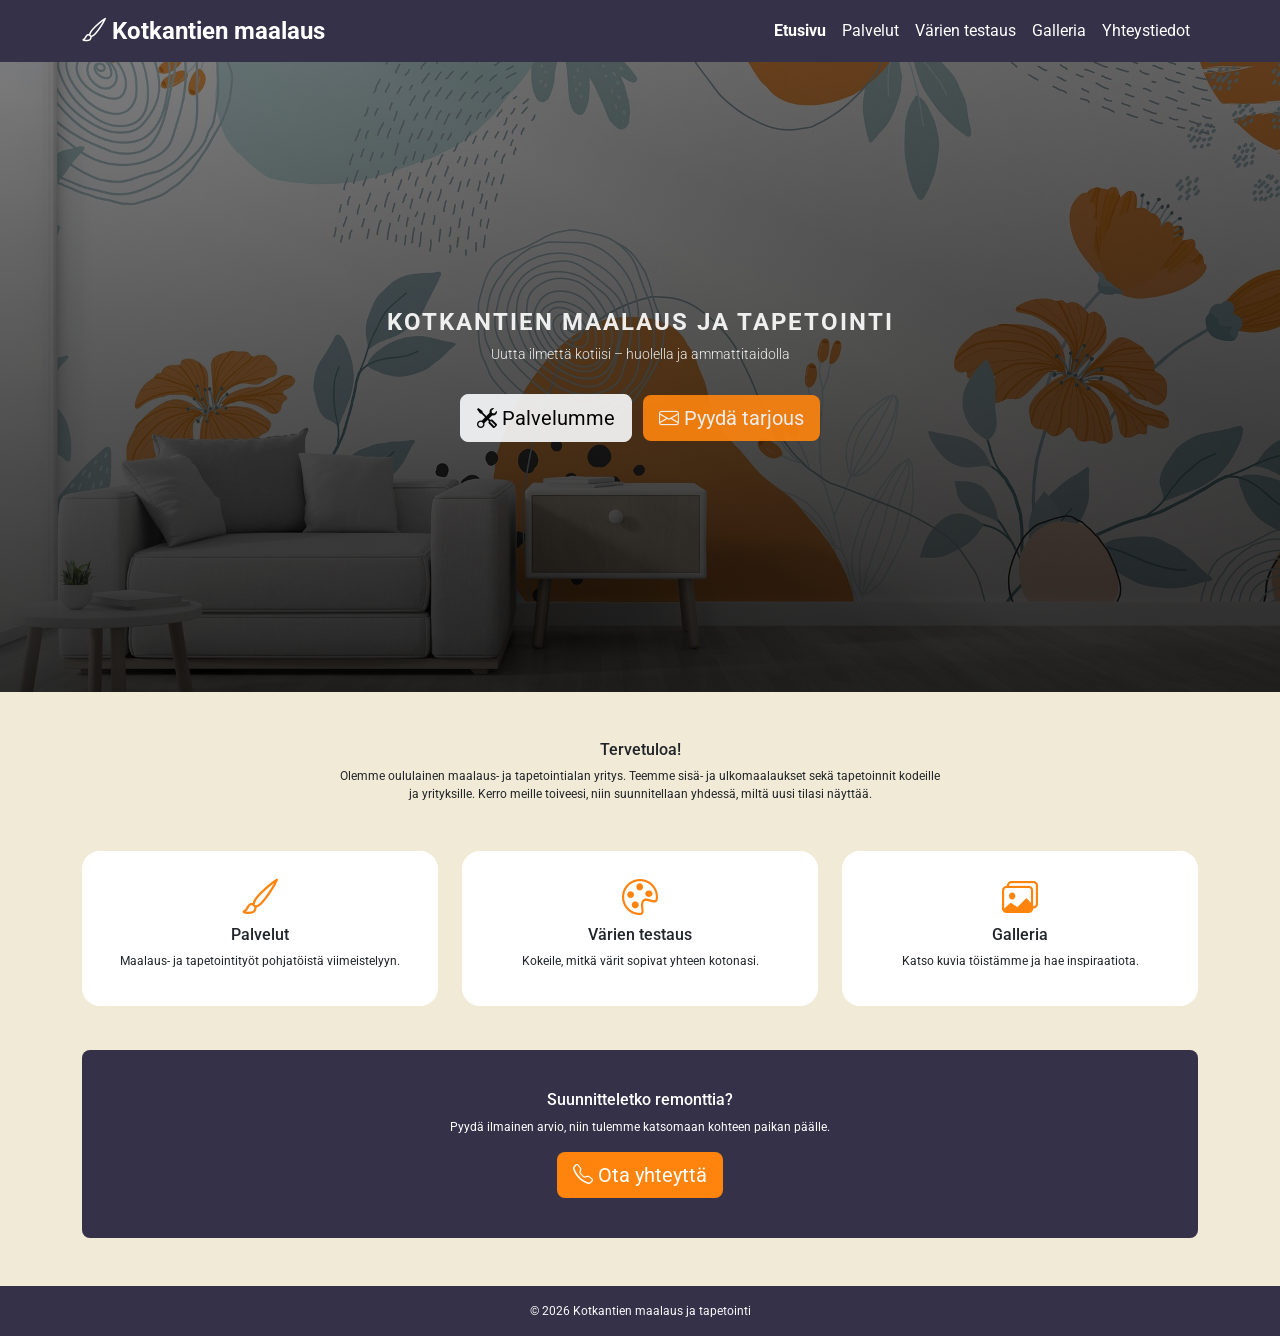
<file: index.html>
<!DOCTYPE html>
<html lang="fi">
<head>
    <meta charset="UTF-8">
    <meta name="viewport" content="width=device-width, initial-scale=1.0">
    <title>Kotkantien maalaus ja tapetointi</title>

    <!-- Bootstrap CSS -->
    <link rel="stylesheet" href="https://cdn.jsdelivr.net/npm/bootstrap@5.3.3/dist/css/bootstrap.min.css">
    <!-- Bootstrap Icons (ikonit) -->
    <link rel="stylesheet" href="https://cdn.jsdelivr.net/npm/bootstrap-icons@1.11.3/font/bootstrap-icons.min.css">
    <!-- Roboto-fontti Google Fontsista -->
    <link rel="stylesheet" href="https://fonts.googleapis.com/css2?family=Roboto:wght@300;400;500;700&display=swap">
    <!-- Oma tyylitiedosto (viimeisenä, jotta omat tyylit ohittavat Bootstrapin) -->
    <link rel="stylesheet" href="css/style.css">
</head>
<body>

    <!-- ===== NAVIGAATIOPALKKI ===== -->
    <nav class="navbar navbar-expand-lg navbar-dark">
        <div class="container">
            <a class="navbar-brand" href="index.html">
                <i class="bi bi-brush"></i> Kotkantien maalaus
            </a>
            <!-- Hampurilaisvalikon painike mobiilissa -->
            <button class="navbar-toggler" type="button" data-bs-toggle="collapse" data-bs-target="#valikko">
                <span class="navbar-toggler-icon"></span>
            </button>
            <div class="collapse navbar-collapse" id="valikko">
                <ul class="navbar-nav ms-auto">
                    <li class="nav-item"><a class="nav-link active" href="index.html">Etusivu</a></li>
                    <li class="nav-item"><a class="nav-link" href="palvelut.html">Palvelut</a></li>
                    <li class="nav-item"><a class="nav-link" href="varit.html">Värien testaus</a></li>
                    <li class="nav-item"><a class="nav-link" href="galleria.html">Galleria</a></li>
                    <li class="nav-item"><a class="nav-link" href="yhteystiedot.html">Yhteystiedot</a></li>
                </ul>
            </div>
        </div>
    </nav>

    <!-- ===== HERO: ISO TAUSTAKUVA ===== -->
    <!-- Hero on mainin ulkopuolella, jotta kuva saadaan koko sivun levyiseksi -->
    <section class="hero">
        <div class="hero-sisalto">
            <h1>Kotkantien maalaus ja tapetointi</h1>
            <p class="iskulause">Uutta ilmettä kotiisi – huolella ja ammattitaidolla</p>
            <a href="palvelut.html" class="btn btn-light btn-lg m-1">
                <i class="bi bi-tools"></i> Palvelumme
            </a>
            <a href="yhteystiedot.html" class="btn btn-korostus btn-lg m-1">
                <i class="bi bi-envelope"></i> Pyydä tarjous
            </a>
        </div>
    </section>

    <main class="container my-5">

        <!-- ===== ESITTELY ===== -->
        <div class="esittely text-center mb-5">
            <h2>Tervetuloa!</h2>
            <p>
                Olemme oululainen maalaus- ja tapetointialan yritys. Teemme sisä- ja ulkomaalaukset
                sekä tapetoinnit kodeille ja yrityksille. Kerro meille toiveesi, niin suunnitellaan
                yhdessä, miltä uusi tilasi näyttää.
            </p>
        </div>

        <!-- ===== NOSTOT: LINKIT MUILLE SIVUILLE ===== -->
        <div class="row text-center">
            <div class="col-md-4 mb-4">
                <a href="palvelut.html" class="nosto">
                    <div class="laatikko">
                        <i class="bi bi-brush etu-ikoni"></i>
                        <h3>Palvelut</h3>
                        <p>Maalaus- ja tapetointityöt pohjatöistä viimeistelyyn.</p>
                    </div>
                </a>
            </div>
            <div class="col-md-4 mb-4">
                <a href="varit.html" class="nosto">
                    <div class="laatikko">
                        <i class="bi bi-palette etu-ikoni"></i>
                        <h3>Värien testaus</h3>
                        <p>Kokeile, mitkä värit sopivat yhteen kotonasi.</p>
                    </div>
                </a>
            </div>
            <div class="col-md-4 mb-4">
                <a href="galleria.html" class="nosto">
                    <div class="laatikko">
                        <i class="bi bi-images etu-ikoni"></i>
                        <h3>Galleria</h3>
                        <p>Katso kuvia töistämme ja hae inspiraatiota.</p>
                    </div>
                </a>
            </div>
        </div>

        <!-- ===== YHTEYDENOTTOKEHOTUS ===== -->
        <div class="kehotus text-center">
            <h2>Suunnitteletko remonttia?</h2>
            <p>Pyydä ilmainen arvio, niin tulemme katsomaan kohteen paikan päälle.</p>
            <a href="yhteystiedot.html" class="btn btn-korostus btn-lg">
                <i class="bi bi-telephone"></i> Ota yhteyttä
            </a>
        </div>

    </main>

    <!-- ===== FOOTER ===== -->
    <footer class="text-light text-center py-3">
        <p class="mb-0">&copy; 2026 Kotkantien maalaus ja tapetointi</p>
    </footer>

    <!-- jQuery -->
    <script src="https://code.jquery.com/jquery-3.7.1.min.js"></script>
    <!-- Bootstrap JS (tarvitaan esim. mobiilivalikkoon) -->
    <script src="https://cdn.jsdelivr.net/npm/bootstrap@5.3.3/dist/js/bootstrap.bundle.min.js"></script>
    <!-- Oma JavaScript -->
    <script src="js/main.js"></script>
</body>
</html>
</file>
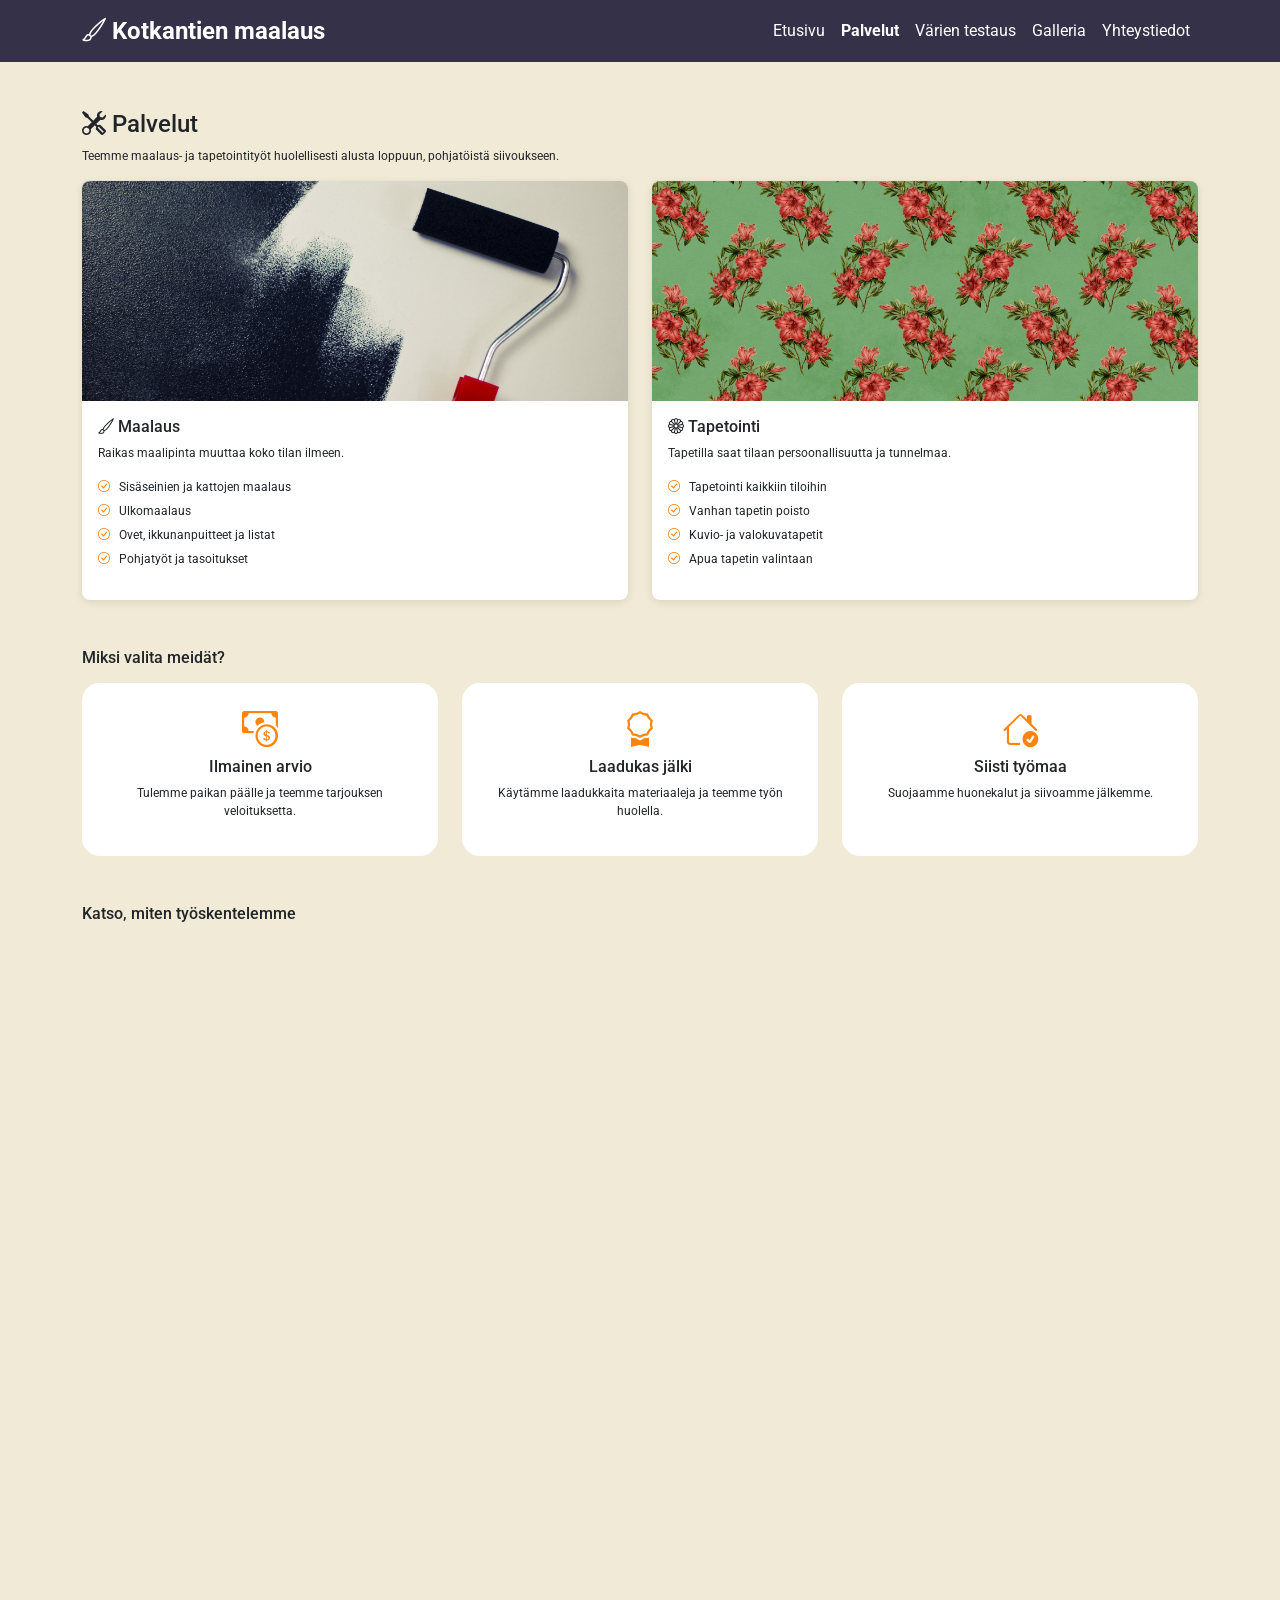
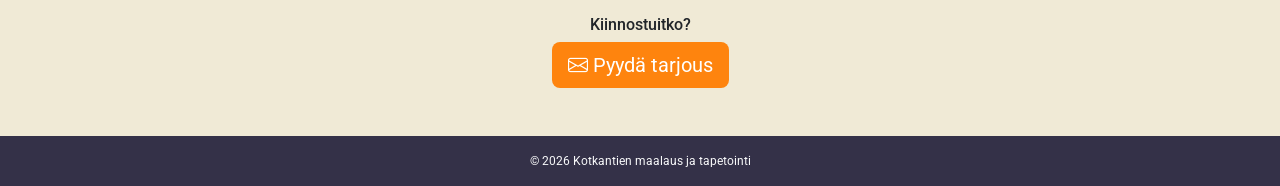
<file: palvelut.html>
<!DOCTYPE html>
<html lang="fi">
<head>
    <meta charset="UTF-8">
    <meta name="viewport" content="width=device-width, initial-scale=1.0">
    <title>Palvelut - Kotkantien maalaus ja tapetointi</title>

    <!-- Bootstrap CSS -->
    <link rel="stylesheet" href="https://cdn.jsdelivr.net/npm/bootstrap@5.3.3/dist/css/bootstrap.min.css">
    <!-- Bootstrap Icons (ikonit) -->
    <link rel="stylesheet" href="https://cdn.jsdelivr.net/npm/bootstrap-icons@1.11.3/font/bootstrap-icons.min.css">
    <!-- Roboto-fontti Google Fontsista -->
    <link rel="stylesheet" href="https://fonts.googleapis.com/css2?family=Roboto:wght@300;400;500;700&display=swap">
    <!-- Oma tyylitiedosto (viimeisenä, jotta omat tyylit ohittavat Bootstrapin) -->
    <link rel="stylesheet" href="css/style.css">
</head>
<body>

    <!-- ===== NAVIGAATIOPALKKI ===== -->
    <nav class="navbar navbar-expand-lg navbar-dark">
        <div class="container">
            <a class="navbar-brand" href="index.html">
                <i class="bi bi-brush"></i> Kotkantien maalaus
            </a>
            <!-- Hampurilaisvalikon painike mobiilissa -->
            <button class="navbar-toggler" type="button" data-bs-toggle="collapse" data-bs-target="#valikko">
                <span class="navbar-toggler-icon"></span>
            </button>
            <div class="collapse navbar-collapse" id="valikko">
                <ul class="navbar-nav ms-auto">
                    <li class="nav-item"><a class="nav-link" href="index.html">Etusivu</a></li>
                    <li class="nav-item"><a class="nav-link active" href="palvelut.html">Palvelut</a></li>
                    <li class="nav-item"><a class="nav-link" href="varit.html">Värien testaus</a></li>
                    <li class="nav-item"><a class="nav-link" href="galleria.html">Galleria</a></li>
                    <li class="nav-item"><a class="nav-link" href="yhteystiedot.html">Yhteystiedot</a></li>
                </ul>
            </div>
        </div>
    </nav>

    <!-- ===== SISÄLTÖ ===== -->
    <main class="container my-5">
        <h1><i class="bi bi-tools"></i> Palvelut</h1>
        <p>Teemme maalaus- ja tapetointityöt huolellisesti alusta loppuun, pohjatöistä siivoukseen.</p>

        <!-- ===== PALVELUKORTIT ===== -->
        <div class="row">

            <!-- Maalaus -->
            <div class="col-md-6 mb-4">
                <div class="card palvelukortti">
                    <img src="img/stocksnap-painting-924144.jpg" class="card-img-top" alt="Maalattu seinä">
                    <div class="card-body">
                        <h2><i class="bi bi-brush"></i> Maalaus</h2>
                        <p>Raikas maalipinta muuttaa koko tilan ilmeen.</p>
                        <ul class="palvelulista">
                            <li><i class="bi bi-check-circle"></i> Sisäseinien ja kattojen maalaus</li>
                            <li><i class="bi bi-check-circle"></i> Ulkomaalaus</li>
                            <li><i class="bi bi-check-circle"></i> Ovet, ikkunanpuitteet ja listat</li>
                            <li><i class="bi bi-check-circle"></i> Pohjatyöt ja tasoitukset</li>
                        </ul>
                    </div>
                </div>
            </div>

            <!-- Tapetointi -->
            <div class="col-md-6 mb-4">
                <div class="card palvelukortti">
                    <img src="img/flutie8211-floral-wallpaper-7649878_1920.jpg" class="card-img-top" alt="Kukkatapetti">
                    <div class="card-body">
                        <h2><i class="bi bi-flower1"></i> Tapetointi</h2>
                        <p>Tapetilla saat tilaan persoonallisuutta ja tunnelmaa.</p>
                        <ul class="palvelulista">
                            <li><i class="bi bi-check-circle"></i> Tapetointi kaikkiin tiloihin</li>
                            <li><i class="bi bi-check-circle"></i> Vanhan tapetin poisto</li>
                            <li><i class="bi bi-check-circle"></i> Kuvio- ja valokuvatapetit</li>
                            <li><i class="bi bi-check-circle"></i> Apua tapetin valintaan</li>
                        </ul>
                    </div>
                </div>
            </div>
        </div>

        <!-- ===== MIKSI VALITA MEIDÄT ===== -->
        <h2 class="mt-4 mb-3">Miksi valita meidät?</h2>
        <div class="row text-center">
            <div class="col-md-4 mb-4">
                <div class="laatikko">
                    <i class="bi bi-cash-coin etu-ikoni"></i>
                    <h3>Ilmainen arvio</h3>
                    <p>Tulemme paikan päälle ja teemme tarjouksen veloituksetta.</p>
                </div>
            </div>
            <div class="col-md-4 mb-4">
                <div class="laatikko">
                    <i class="bi bi-award etu-ikoni"></i>
                    <h3>Laadukas jälki</h3>
                    <p>Käytämme laadukkaita materiaaleja ja teemme työn huolella.</p>
                </div>
            </div>
            <div class="col-md-4 mb-4">
                <div class="laatikko">
                    <i class="bi bi-house-check etu-ikoni"></i>
                    <h3>Siisti työmaa</h3>
                    <p>Suojaamme huonekalut ja siivoamme jälkemme.</p>
                </div>
            </div>
        </div>

        <!-- ===== YOUTUBE-VIDEO ===== -->
        <h2 class="mt-4 mb-3">Katso, miten työskentelemme</h2>
        <div class="ratio ratio-16x9 video">
            <iframe src="https://www.youtube.com/embed/JgOGywIaPtk"
                    title="Maalausvideo"
                    allow="accelerometer; autoplay; clipboard-write; encrypted-media; gyroscope; picture-in-picture; web-share"
                    referrerpolicy="strict-origin-when-cross-origin"
                    allowfullscreen></iframe>
        </div>

        <!-- ===== YHTEYDENOTTOKEHOTUS ===== -->
        <div class="text-center my-5">
            <h2>Kiinnostuitko?</h2>
            <a href="yhteystiedot.html" class="btn btn-korostus btn-lg">
                <i class="bi bi-envelope"></i> Pyydä tarjous
            </a>
        </div>
    </main>

    <!-- ===== FOOTER ===== -->
    <footer class="text-light text-center py-3">
        <p class="mb-0">&copy; 2026 Kotkantien maalaus ja tapetointi</p>
    </footer>

    <!-- jQuery -->
    <script src="https://code.jquery.com/jquery-3.7.1.min.js"></script>
    <!-- Bootstrap JS (tarvitaan esim. mobiilivalikkoon) -->
    <script src="https://cdn.jsdelivr.net/npm/bootstrap@5.3.3/dist/js/bootstrap.bundle.min.js"></script>
    <!-- Oma JavaScript -->
    <script src="js/main.js"></script>
</body>
</html>
</file>
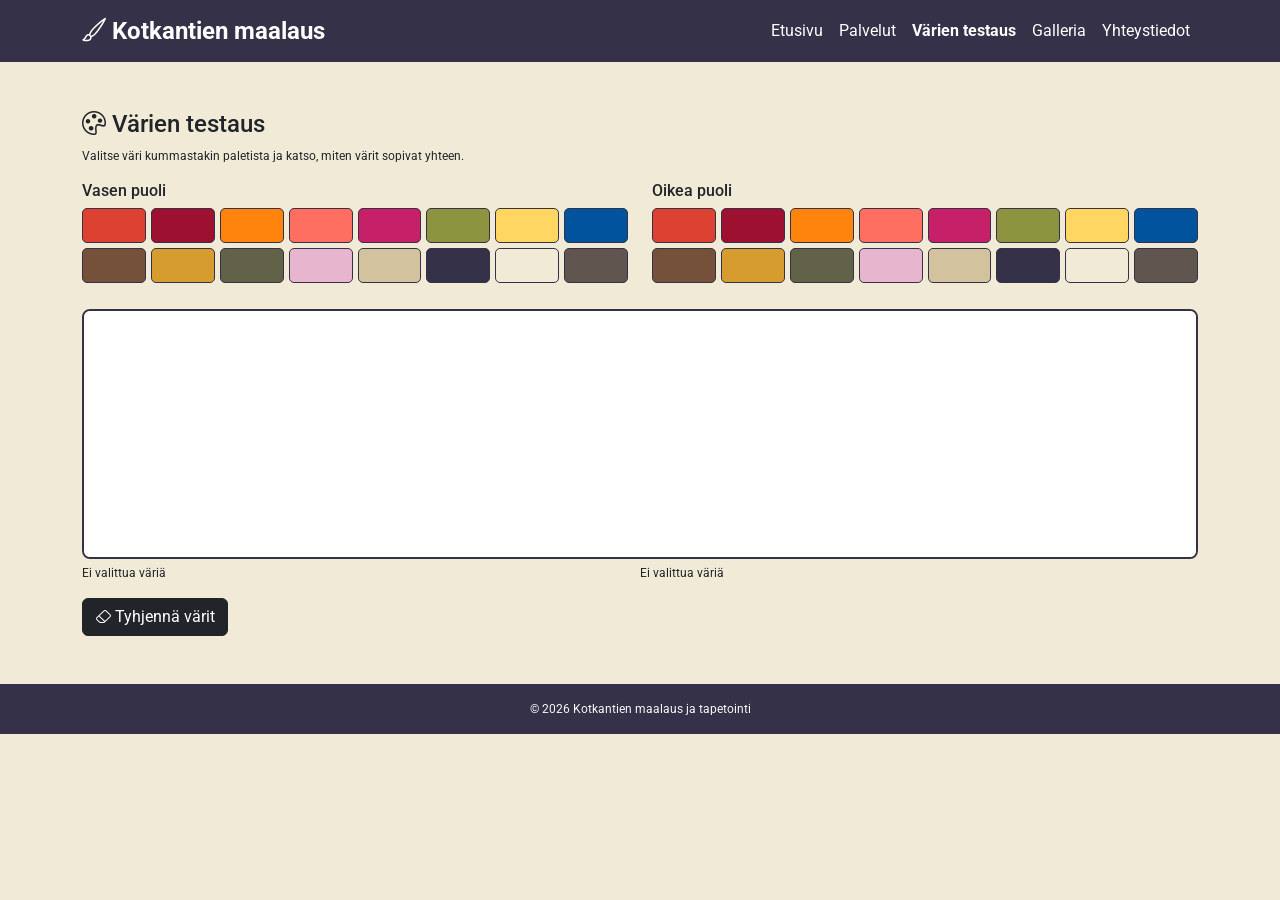
<file: varit.html>
<!DOCTYPE html>
<html lang="fi">
<head>
    <meta charset="UTF-8">
    <meta name="viewport" content="width=device-width, initial-scale=1.0">
    <title>Värien testaus - Kotkantien maalaus ja tapetointi</title>

    <!-- Bootstrap CSS -->
    <link rel="stylesheet" href="https://cdn.jsdelivr.net/npm/bootstrap@5.3.3/dist/css/bootstrap.min.css">
    <!-- Bootstrap Icons (ikonit) -->
    <link rel="stylesheet" href="https://cdn.jsdelivr.net/npm/bootstrap-icons@1.11.3/font/bootstrap-icons.min.css">
    <!-- Roboto-fontti Google Fontsista -->
    <link rel="stylesheet" href="https://fonts.googleapis.com/css2?family=Roboto:wght@300;400;500;700&display=swap">
    <!-- Oma tyylitiedosto (viimeisenä, jotta omat tyylit ohittavat Bootstrapin) -->
    <link rel="stylesheet" href="css/style.css">
</head>
<body>

    <!-- ===== NAVIGAATIOPALKKI ===== -->
    <nav class="navbar navbar-expand-lg navbar-dark">
        <div class="container">
            <a class="navbar-brand" href="index.html">
                <i class="bi bi-brush"></i> Kotkantien maalaus
            </a>
            <!-- Hampurilaisvalikon painike mobiilissa -->
            <button class="navbar-toggler" type="button" data-bs-toggle="collapse" data-bs-target="#valikko">
                <span class="navbar-toggler-icon"></span>
            </button>
            <div class="collapse navbar-collapse" id="valikko">
                <ul class="navbar-nav ms-auto">
                    <li class="nav-item"><a class="nav-link" href="index.html">Etusivu</a></li>
                    <li class="nav-item"><a class="nav-link" href="palvelut.html">Palvelut</a></li>
                    <li class="nav-item"><a class="nav-link active" href="varit.html">Värien testaus</a></li>
                    <li class="nav-item"><a class="nav-link" href="galleria.html">Galleria</a></li>
                    <li class="nav-item"><a class="nav-link" href="yhteystiedot.html">Yhteystiedot</a></li>
                </ul>
            </div>
        </div>
    </nav>

    <!-- ===== SISÄLTÖ ===== -->
    <main class="container my-5">
        <h1><i class="bi bi-palette"></i> Värien testaus</h1>
        <p>Valitse väri kummastakin paletista ja katso, miten värit sopivat yhteen.</p>

        <!-- Paletit vierekkäin (JavaScript täyttää ne värinapeilla) -->
        <div class="row">
            <div class="col-md-6 mb-3">
                <h2>Vasen puoli</h2>
                <div id="paletti1" class="paletti"></div>
            </div>
            <div class="col-md-6 mb-3">
                <h2>Oikea puoli</h2>
                <div id="paletti2" class="paletti"></div>
            </div>
        </div>

        <!-- Yksi yhteinen suorakulmio, jonka sisällä on kaksi pintaa -->
        <div class="pinnat">
            <div id="pinta1" class="pinta"></div>
            <div id="pinta2" class="pinta"></div>
        </div>

        <!-- Valittujen värien nimet pintojen alla -->
        <div class="nimet">
            <p id="nimi1">Ei valittua väriä</p>
            <p id="nimi2">Ei valittua väriä</p>
        </div>

        <!-- Painike, joka tyhjentää molemmat pinnat -->
        <button id="tyhjenna" class="btn btn-dark">
            <i class="bi bi-eraser"></i> Tyhjennä värit
        </button>
    </main>

    <!-- ===== FOOTER ===== -->
    <footer class="text-light text-center py-3">
        <p class="mb-0">&copy; 2026 Kotkantien maalaus ja tapetointi</p>
    </footer>

    <!-- jQuery -->
    <script src="https://code.jquery.com/jquery-3.7.1.min.js"></script>
    <!-- Bootstrap JS (tarvitaan esim. mobiilivalikkoon) -->
    <script src="https://cdn.jsdelivr.net/npm/bootstrap@5.3.3/dist/js/bootstrap.bundle.min.js"></script>
    <!-- Oma JavaScript -->
    <script src="js/main.js"></script>
    <script src="js/varit.js"></script>
</body>
</html>
</file>
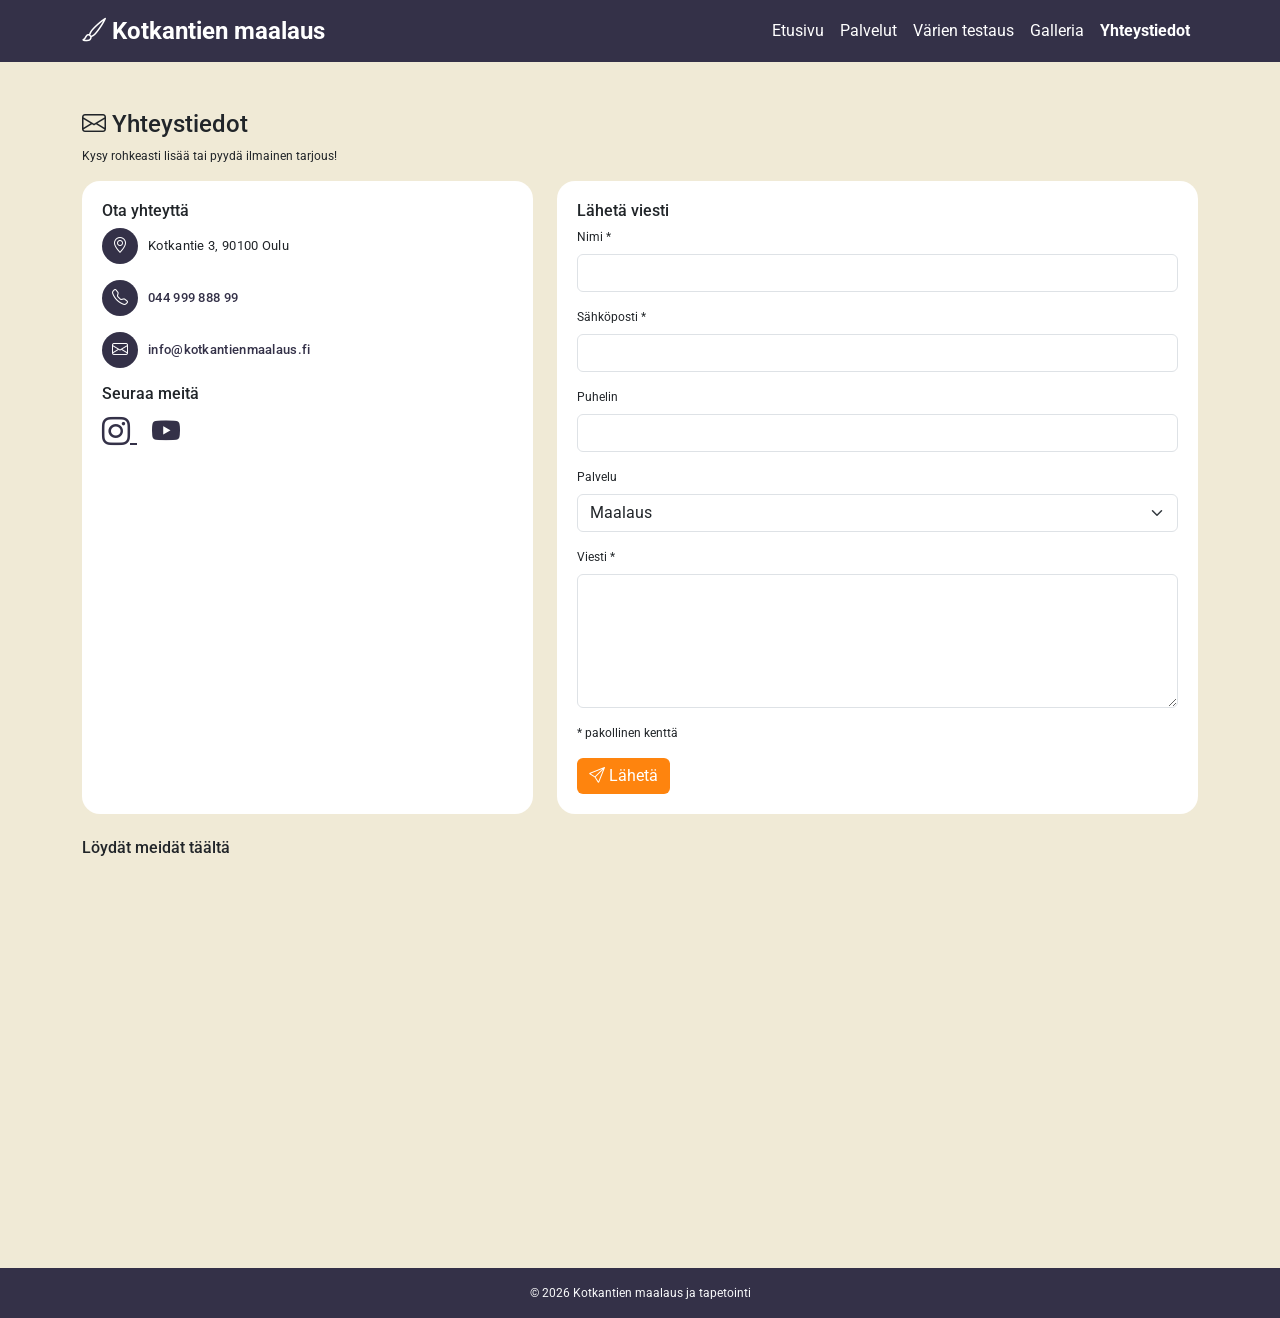
<file: yhteystiedot.html>
<!DOCTYPE html>
<html lang="fi">
<head>
    <meta charset="UTF-8">
    <meta name="viewport" content="width=device-width, initial-scale=1.0">
    <title>Yhteystiedot - Kotkantien maalaus ja tapetointi</title>

    <!-- Bootstrap CSS -->
    <link rel="stylesheet" href="https://cdn.jsdelivr.net/npm/bootstrap@5.3.3/dist/css/bootstrap.min.css">
    <!-- Bootstrap Icons (ikonit) -->
    <link rel="stylesheet" href="https://cdn.jsdelivr.net/npm/bootstrap-icons@1.11.3/font/bootstrap-icons.min.css">
    <!-- Roboto-fontti Google Fontsista -->
    <link rel="stylesheet" href="https://fonts.googleapis.com/css2?family=Roboto:wght@300;400;500;700&display=swap">
    <!-- Oma tyylitiedosto (viimeisenä, jotta omat tyylit ohittavat Bootstrapin) -->
    <link rel="stylesheet" href="css/style.css">
</head>
<body>

    <!-- ===== NAVIGAATIOPALKKI ===== -->
    <nav class="navbar navbar-expand-lg navbar-dark">
        <div class="container">
            <a class="navbar-brand" href="index.html">
                <i class="bi bi-brush"></i> Kotkantien maalaus
            </a>
            <!-- Hampurilaisvalikon painike mobiilissa -->
            <button class="navbar-toggler" type="button" data-bs-toggle="collapse" data-bs-target="#valikko">
                <span class="navbar-toggler-icon"></span>
            </button>
            <div class="collapse navbar-collapse" id="valikko">
                <ul class="navbar-nav ms-auto">
                    <li class="nav-item"><a class="nav-link" href="index.html">Etusivu</a></li>
                    <li class="nav-item"><a class="nav-link" href="palvelut.html">Palvelut</a></li>
                    <li class="nav-item"><a class="nav-link" href="varit.html">Värien testaus</a></li>
                    <li class="nav-item"><a class="nav-link" href="galleria.html">Galleria</a></li>
                    <li class="nav-item"><a class="nav-link active" href="yhteystiedot.html">Yhteystiedot</a></li>
                </ul>
            </div>
        </div>
    </nav>

    <!-- ===== SISÄLTÖ ===== -->
    <main class="container my-5">
        <h1><i class="bi bi-envelope"></i> Yhteystiedot</h1>
        <p>Kysy rohkeasti lisää tai pyydä ilmainen tarjous!</p>

        <div class="row">

            <!-- ===== VASEN PUOLI: YHTEYSTIEDOT ===== -->
            <div class="col-lg-5 mb-4">
                <div class="laatikko">
                    <h2>Ota yhteyttä</h2>

                    <p class="yhteystieto">
                        <span class="ikoniympyra"><i class="bi bi-geo-alt"></i></span>
                        Kotkantie 3, 90100 Oulu
                    </p>
                    <p class="yhteystieto">
                        <span class="ikoniympyra"><i class="bi bi-telephone"></i></span>
                        <a href="tel:04499988899">044 999 888 99</a>
                    </p>
                    <p class="yhteystieto">
                        <span class="ikoniympyra"><i class="bi bi-envelope"></i></span>
                        <a href="mailto:info@kotkantienmaalaus.fi">info@kotkantienmaalaus.fi</a>
                    </p>

                    <h2>Seuraa meitä</h2>
                    <!-- target="_blank" avaa linkin uuteen välilehteen -->
                    <a href="https://www.instagram.com/kotkantienmaalaus" target="_blank" class="some-ikoni">
                        <i class="bi bi-instagram"></i>
                    </a>
                    <a href="https://www.youtube.com/@kotkantienmaalaus" target="_blank" class="some-ikoni">
                        <i class="bi bi-youtube"></i>
                    </a>
                </div>
            </div>

            <!-- ===== OIKEA PUOLI: YHTEYDENOTTOLOMAKE ===== -->
            <div class="col-lg-7 mb-4">
                <div class="laatikko">
                    <h2>Lähetä viesti</h2>

                    <!-- novalidate: selaimen oma tarkistus pois, tarkistus tehdään lomake.js:ssä -->
                    <form id="lomake" novalidate>
                        <!-- Nimi -->
                        <div class="mb-3">
                            <label for="nimi" class="form-label">Nimi *</label>
                            <input type="text" id="nimi" class="form-control">
                            <div class="invalid-feedback">Kirjoita nimesi.</div>
                        </div>

                        <!-- Sähköposti -->
                        <div class="mb-3">
                            <label for="email" class="form-label">Sähköposti *</label>
                            <input type="email" id="email" class="form-control">
                            <div class="invalid-feedback">Kirjoita toimiva sähköpostiosoite.</div>
                        </div>

                        <!-- Puhelin (vapaaehtoinen) -->
                        <div class="mb-3">
                            <label for="puhelin" class="form-label">Puhelin</label>
                            <input type="tel" id="puhelin" class="form-control">
                        </div>

                        <!-- Valikko: mistä palvelusta ollaan kiinnostuneita -->
                        <div class="mb-3">
                            <label for="palvelu" class="form-label">Palvelu</label>
                            <select id="palvelu" class="form-select">
                                <option>Maalaus</option>
                                <option>Tapetointi</option>
                                <option>Maalaus ja tapetointi</option>
                                <option>Muu</option>
                            </select>
                        </div>

                        <!-- Viesti -->
                        <div class="mb-3">
                            <label for="viesti" class="form-label">Viesti *</label>
                            <textarea id="viesti" class="form-control" rows="5"></textarea>
                            <div class="invalid-feedback">Kirjoita viesti.</div>
                        </div>

                        <p>* pakollinen kenttä</p>

                        <button type="submit" class="btn btn-korostus">
                            <i class="bi bi-send"></i> Lähetä
                        </button>
                    </form>

                    <!-- Kiitosviesti, piilossa kunnes lomake on lähetetty -->
                    <div id="kiitos" class="alert alert-success" style="display: none;">
                        <i class="bi bi-check-circle"></i>
                        Kiitos viestistäsi, <span id="kiitosNimi"></span>! Otamme sinuun yhteyttä pian.
                    </div>
                </div>
            </div>
        </div>

        <!-- ===== GOOGLE MAPS -KARTTA ===== -->
        <h2>Löydät meidät täältä</h2>
        <div class="kartta">
            <iframe src="https://maps.google.com/maps?q=Kotkantie%203,%2090100%20Oulu&output=embed"
                    title="Kartta: Kotkantie 3, Oulu"
                    loading="lazy"></iframe>
        </div>
    </main>

    <!-- ===== FOOTER ===== -->
    <footer class="text-light text-center py-3">
        <p class="mb-0">&copy; 2026 Kotkantien maalaus ja tapetointi</p>
    </footer>

    <!-- jQuery -->
    <script src="https://code.jquery.com/jquery-3.7.1.min.js"></script>
    <!-- Bootstrap JS (tarvitaan esim. mobiilivalikkoon) -->
    <script src="https://cdn.jsdelivr.net/npm/bootstrap@5.3.3/dist/js/bootstrap.bundle.min.js"></script>
    <!-- Oma JavaScript -->
    <script src="js/main.js"></script>
    <script src="js/lomake.js"></script>
</body>
</html>
</file>
<file: css/style.css>
/* ===== SIVUSTON VÄRIT ===== */
/* Vaihda värit tästä, niin ne vaihtuvat koko sivustolla */
:root {
    --tausta: #F0EAD6;       /* sivun taustaväri */
    --tumma: #343148;        /* navigaatio ja footer */
    --korostus: #FE840E;     /* painikkeet ja korostukset */
}


/* ===== YLEISET TYYLIT ===== */

/* Fontti ja leipätekstin koko */
body {
    font-family: 'Roboto', sans-serif;
    font-size: 12px;
    background-color: var(--tausta);
}

/* Otsikko 1: 20-24px */
h1 {
    font-size: 24px;
}

/* Otsikko 2 ja muut otsikot: 14-16px */
h2, h3, h4, h5, h6 {
    font-size: 16px;
}


/* ===== YHTEISET OSAT (käytössä monella sivulla) ===== */

/* Valkoinen laatikko */
.laatikko {
    background-color: white;
    border-radius: 18px;
    padding: 20px;
    height: 100%;
}

/* Isot ikonit laatikoissa */
.etu-ikoni {
    font-size: 36px;
    color: var(--korostus);
}

/* Oma painike sivuston korostusvärillä */
.btn-korostus {
    background-color: var(--korostus);
    color: white;
    border: none;
}

.btn-korostus:hover {
    background-color: var(--tumma);
    color: white;
}


/* ===== NAVIGAATIOPALKKI JA FOOTER ===== */

/* Taustaväri */
.navbar, footer {
    background-color: var(--tumma);
}

/* Yrityksen nimi vasemmalla */
.navbar .navbar-brand {
    font-size: 24px;
    font-weight: bold;
    color: white;
}

/* Valikon linkit */
.navbar .nav-link {
    font-size: 16px;
    color: white;
    transition: transform 0.3s;
}

/* Linkki suurenee hieman, kun hiiri on päällä */
.navbar .nav-link:hover {
    transform: scale(1.1);
}

/* Linkki sille sivulle, jolla ollaan */
.navbar .nav-link.active {
    font-weight: bold;
}


/* ===== ETUSIVU ===== */

/* Hero: iso taustakuva, jonka päällä tumma kerros tekstin luettavuuden takia */
.hero {
    background-image:
        linear-gradient(rgba(0, 0, 0, 0.5), rgba(0, 0, 0, 0.8)),
        url("../img/giffywallsuk-wallpaper-8256261_1920.jpg");
    background-size: cover;
    background-position: center;
    height: 70vh;
    display: flex;
    align-items: center;
    justify-content: center;
    text-align: center;
    color: white;
    padding: 20px;
}

/* Hero-otsikko isoilla kirjaimilla */
.hero h1 {
    text-transform: uppercase;
    letter-spacing: 2px;
    font-weight: 700;
}

/* Iskulause otsikon alla */
.iskulause {
    font-size: 14px;
    font-weight: 300;
    margin-bottom: 25px;
}

/* Esittelyteksti: kapeampi, jotta se on helpompi lukea */
.esittely {
    max-width: 600px;
    margin: 0 auto;
}

/* Nostolinkit: ei alleviivausta, teksti normaalin värinen */
.nosto {
    text-decoration: none;
    color: inherit;
}

/* Nostolaatikko nousee hieman ylös, kun hiiri on päällä */
.nosto .laatikko {
    transition: transform 0.3s, box-shadow 0.3s;
}

.nosto:hover .laatikko {
    transform: translateY(-5px);
    box-shadow: 0 6px 15px rgba(0, 0, 0, 0.15);
}

/* Yhteydenottokehotus tummalla taustalla */
.kehotus {
    background-color: var(--tumma);
    color: white;
    border-radius: 8px;
    padding: 40px 20px;
    margin-top: 20px;
}


/* ===== PALVELUT ===== */

/* Palvelukortti: ei reunaviivaa, pyöreät kulmat ja kevyt varjo */
.palvelukortti {
    border: none;
    border-radius: 8px;
    overflow: hidden;
    height: 100%;
    box-shadow: 0 2px 8px rgba(0, 0, 0, 0.1);
}

/* Kortin kuva: kaikki samankokoisia */
.palvelukortti img {
    height: 220px;
    object-fit: cover;
}

/* Palvelulista ilman listapalloja */
.palvelulista {
    list-style: none;
    padding-left: 0;
}

.palvelulista li {
    margin-bottom: 6px;
}

/* Listan ikonit korostusvärillä */
.palvelulista i {
    color: var(--korostus);
    margin-right: 6px;
}

/* Video pyöreillä kulmilla */
.video {
    border-radius: 8px;
    overflow: hidden;
}


/* ===== VÄRIEN TESTAUS ===== */

/* Paletti: 8 nappia rivissä, eli 16 väriä kahdessa rivissä */
.paletti {
    display: grid;
    grid-template-columns: repeat(8, 1fr);
    gap: 5px;
    margin-bottom: 10px;
}

/* Yksittäinen värinappi */
.varinappi {
    height: 35px;
    border: 1px solid var(--tumma);
    border-radius: 5px;
    cursor: pointer;
    transition: transform 0.4s;
}

/* Nappi suurenee hieman, kun hiiri on päällä */
.varinappi:hover {
    transform: scale(1.1);
}

/* Ulompi laatikko: reunaviiva ja pyöreät kulmat */
.pinnat {
    display: flex;
    height: 250px;
    border: 2px solid var(--tumma);
    border-radius: 8px;
    overflow: hidden;
    margin-bottom: 5px;
}

/* Pinnat laatikon sisällä: kumpikin vie puolet leveydestä */
.pinta {
    flex: 1;
    background-color: white;
}

/* Nimet pintojen alla, kumpikin oman puolensa kohdalla */
.nimet {
    display: flex;
}

.nimet p {
    flex: 1;
}


/* ===== GALLERIA ===== */

/* Galleriakuvat: kaikki samankokoisia */
.galleriakuva {
    width: 100%;
    height: 220px;
    object-fit: cover;
    border-radius: 8px;
    cursor: pointer;
    transition: transform 0.3s;
}

/* Kuva suurenee hieman, kun hiiri on päällä */
.galleriakuva:hover {
    transform: scale(1.03);
}


/* ===== YHTEYSTIEDOT ===== */

/* Yksi yhteystietorivi: ikoni ja teksti vierekkäin */
.yhteystieto {
    display: flex;
    align-items: center;
    gap: 10px;
    font-size: 13px;
    letter-spacing: 0.3px;
}

/* Pyöreä tausta ikonille */
.ikoniympyra {
    width: 36px;
    height: 36px;
    border-radius: 50%;
    background-color: var(--tumma);
    color: white;
    display: flex;
    align-items: center;
    justify-content: center;
    font-size: 16px;
}

/* Puhelin- ja sähköpostilinkit */
.yhteystieto a {
    color: var(--tumma);
    text-decoration: none;
    font-weight: 500;
    transition: color 0.3s;
}

.yhteystieto a:hover {
    color: var(--korostus);
}

/* Isot some-ikonit */
.some-ikoni {
    font-size: 28px;
    color: var(--tumma);
    margin-right: 15px;
    transition: color 0.3s;
}

.some-ikoni:hover {
    color: var(--korostus);
}

/* Kartta koko leveydeltä */
.kartta iframe {
    width: 100%;
    height: 350px;
    border: 0;
    border-radius: 8px;
}
</file>
